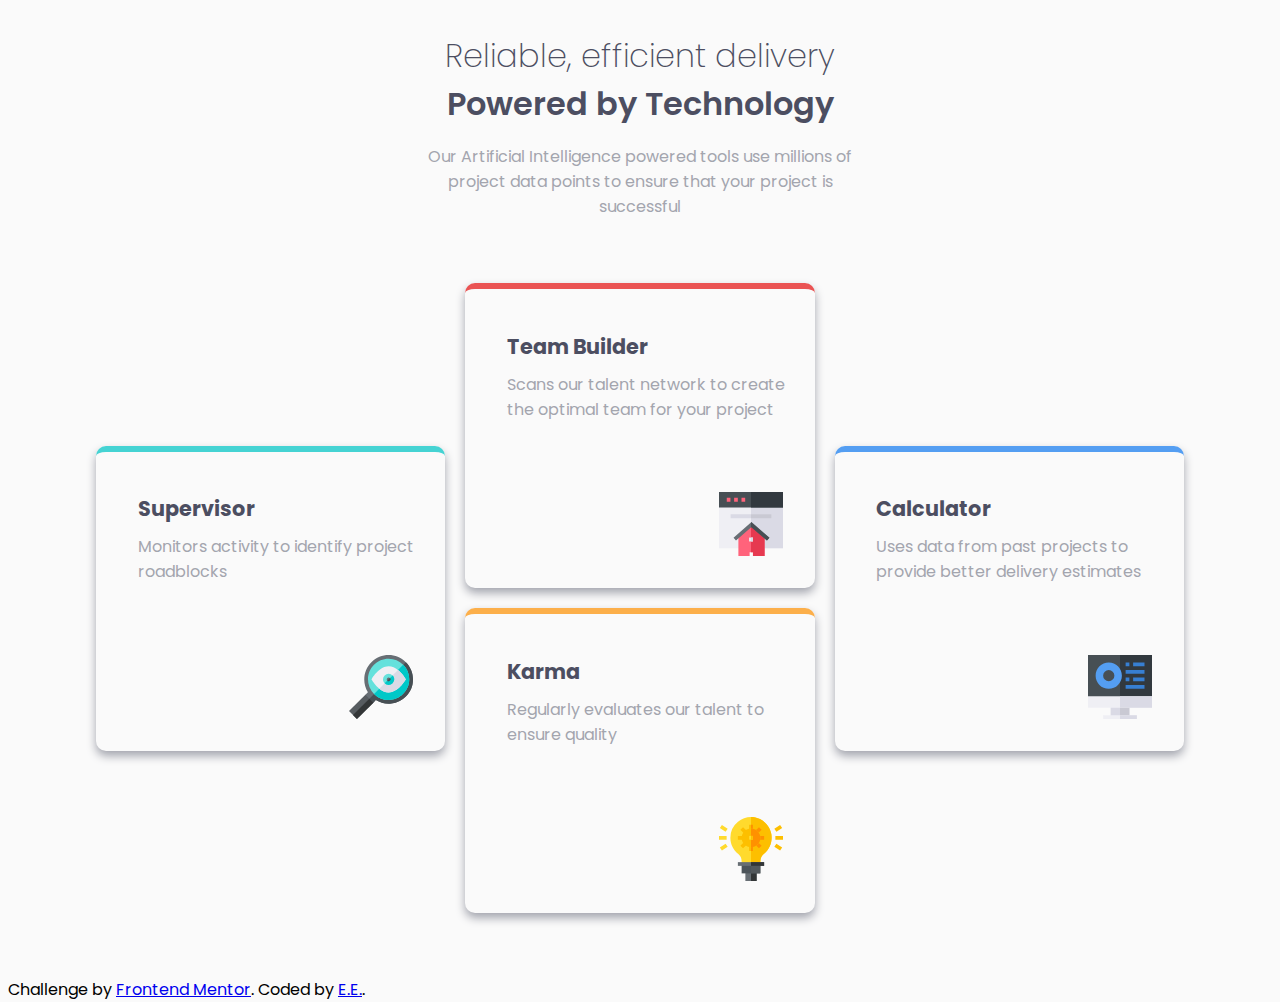
<file: index.html>
<!DOCTYPE html>
<html lang="en">

<head>
    <meta charset="UTF-8">
    <meta name="viewport" content="width=device-width, initial-scale=1.0">
    <title>Four Section Card</title>
    <link rel="stylesheet" href="style.css">
    <link rel="preconnect" href="https://fonts.googleapis.com">
    <link rel="preconnect" href="https://fonts.gstatic.com" crossorigin>
    <link
        href="https://fonts.googleapis.com/css2?family=Poppins:ital,wght@0,100;0,200;0,300;0,400;0,500;0,600;0,700;0,800;0,900;1,100;1,200;1,300;1,400;1,500;1,600;1,700;1,800;1,900&display=swap"
        rel="stylesheet">
</head>

<body>
    <main>
        <h1 id="title">Reliable, efficient delivery</h1>
        <h2 id="subtitle">Powered by Technology</h2>
        <p id="productInfo">Our Artificial Intelligence powered tools use millions of project data points
            to ensure that your project is successful</p>
        <section id="container">
            <div id="box-one" class="container-box">
                <h3 class="box-title">Team Builder</h3>
                <p class="box-info">Scans our talent network to create the optimal team for your project</p>
                <img class="box-img" src="images/icon-team-builder.svg" alt="icon">
            </div>
            <div id="box-two" class="container-box">
                <h3 class="box-title">Supervisor</h3>
                <p class="box-info">Monitors activity to identify project roadblocks</p>
                <img class="box-img" src="images/icon-supervisor.svg" alt="icon">
            </div>
            <div id="box-three" class="container-box">
                <h3 class="box-title">Karma</h3>
                <p class="box-info">Regularly evaluates our talent to ensure quality</p>
                <img class="box-img" src="images/icon-karma.svg" alt="icon">
            </div>
            <div id="box-four" class="container-box">
                <h3 class="box-title">Calculator</h3>
                <p class="box-info">Uses data from past projects to provide better delivery estimates</p>
                <img class="box-img" img src="images/icon-calculator.svg" alt="icon">
            </div>
    </main>
    <div class="attribution">
        Challenge by <a href="https://www.frontendmentor.io?ref=challenge" target="_blank">Frontend Mentor</a>.
        Coded by <a href="#">E.E.</a>.
    </div>
</body>

</html>
</file>
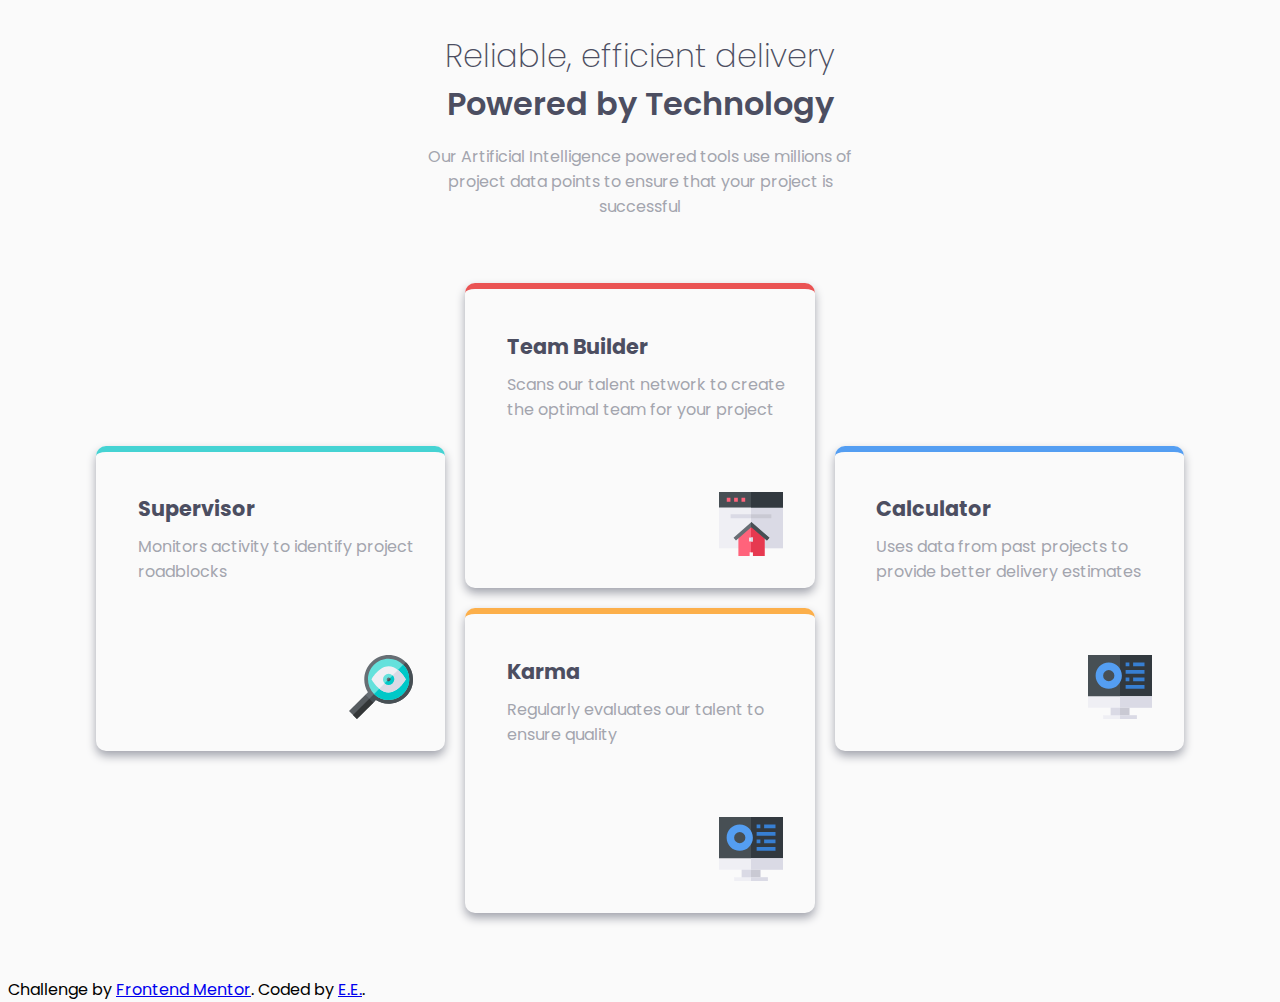
<file: grid.html>
<!DOCTYPE html>
<html lang="en">

<head>
    <meta charset="UTF-8">
    <meta name="viewport" content="width=device-width, initial-scale=1.0">
    <title>Four Section Card</title>
    <link rel="stylesheet" href="style.css">
    <link rel="preconnect" href="https://fonts.googleapis.com">
    <link rel="preconnect" href="https://fonts.gstatic.com" crossorigin>
    <link
        href="https://fonts.googleapis.com/css2?family=Poppins:ital,wght@0,100;0,200;0,300;0,400;0,500;0,600;0,700;0,800;0,900;1,100;1,200;1,300;1,400;1,500;1,600;1,700;1,800;1,900&display=swap"
        rel="stylesheet">
</head>

<body>
    <main>
        <h1 id="title">Reliable, efficient delivery</h1>
        <h2 id="subtitle">Powered by Technology</h2>
        <p id="productInfo">Our Artificial Intelligence powered tools use millions of project data points
            to ensure that your project is successful</p>
        <section id="container">
            <div id="box-one" class="container-box">
                <h3 class="box-title">Team Builder</h3>
                <p class="box-info">Scans our talent network to create the optimal team for your project</p>
                <img class="box-img" src="images/icon-team-builder.svg" alt="icon">
            </div>
            <div id="box-two" class="container-box">
                <h3 class="box-title">Supervisor</h3>
                <p class="box-info">Monitors activity to identify project roadblocks</p>
                <img class="box-img" src="images/icon-supervisor.svg" alt="icon">
            </div>
            <div id="box-three" class="container-box">
                <h3 class="box-title">Karma</h3>
                <p class="box-info">Regularly evaluates our talent to ensure quality</p>
                <img class="box-img" src="images/icon-calculator.svg" alt="icon">
            </div>
            <div id="box-four" class="container-box">
                <h3 class="box-title">Calculator</h3>
                <p class="box-info">Uses data from past projects to provide better delivery estimates</p>
                <img class="box-img" img src="images/icon-calculator.svg" alt="icon">
            </div>
    </main>
    <div class="attribution">
        Challenge by <a href="https://www.frontendmentor.io?ref=challenge" target="_blank">Frontend Mentor</a>.
        Coded by <a href="#">E.E.</a>.
    </div>
</body>

</html>
</file>
<file: style.css>
body {
    background-color: hsl(0, 0%, 98%);
    font-family: 'Poppins', sans-serif;
    height: 100vh;
}

#container {
    margin: 4rem auto;
    display: grid;
    grid-template-columns: repeat(3, 1fr);
    grid-template-rows: repeat(4, 1fr);
    grid-template-areas:
        ". box-one ."
        "box-two box-one box-four"
        "box-two box-three box-four"
        ". box-three .";
    height: 70vh;
    width: 86%;
    gap: 20px;
}

#box-one {
    border-top-color: hsl(0, 78%, 62%);
    grid-area: box-one;
}

#box-two {
    border-top-color: hsl(180, 62%, 55%);
    grid-area: box-two;
}

#box-three {
    border-top-color: hsl(34, 97%, 64%);
    grid-area: box-three;
}

#box-four {
    border-top-color: hsl(212, 86%, 64%);
    grid-area: box-four;
}


#title {
    font-weight: 200;
    margin-top: 2rem;
    margin-bottom: 0;
}

#subtitle {
    font-weight: 600;
    font-size: 2rem;
    margin-top: 0;
    margin-bottom: 0.5rem;
}

#productInfo {
    font-weight: 400;
    margin-bottom: 4rem;
    padding: 0 33%;
    color: hsl(229, 6%, 66%);
}

h1,
h2,
p {
    text-align: center;
    color: hsl(234, 12%, 34%);
}

.container-box {
    border-radius: 10px;
    border-top: 6px solid;
    box-shadow: 0 5px 10px hsl(229, 6%, 66%);
    position: relative;
}

.box-title {
    color: hsl(234, 12%, 34%);
    margin-top: 2em;
    margin-left: 2em;
    margin-bottom: 0.5em;
    font-size: 1.3em;
}

.box-info {
    text-align: start;
    margin-top: 0;
    margin-left: 2.6em;
    color: hsl(229, 6%, 66%);
    padding-right: 1em;
}

.box-img {
    position: absolute;
    bottom: 2em;
    right: 2em;

}

@media(max-width: 960px) {

    #container {
        grid-template-columns: 1fr 1fr;
        grid-template-rows: 1fr 1fr;
        grid-template-areas:
            "box-one box-two"
            "box-three box-four"
    }

    #productInfo,
    #title,
    #subtitle {
        margin: 0 auto;
    }
}

@media(max-width: 664px) {
    #container {
        height: 100%;
        grid-template-columns: 0 minmax(280px, auto) 0;
        grid-template-rows: repeat(4, minmax(260px, auto));
        grid-template-areas:
            ". box-two ."
            ". box-one ."
            ". box-three ."
            ". box-four .";
    }

    #title,
    #subtitle {
        font-size: 1.4em;
    }

    #productInfo {
        padding: 0 2em;
    }

    .box-title {
        margin-top: 1em;
    }

}
</file>
